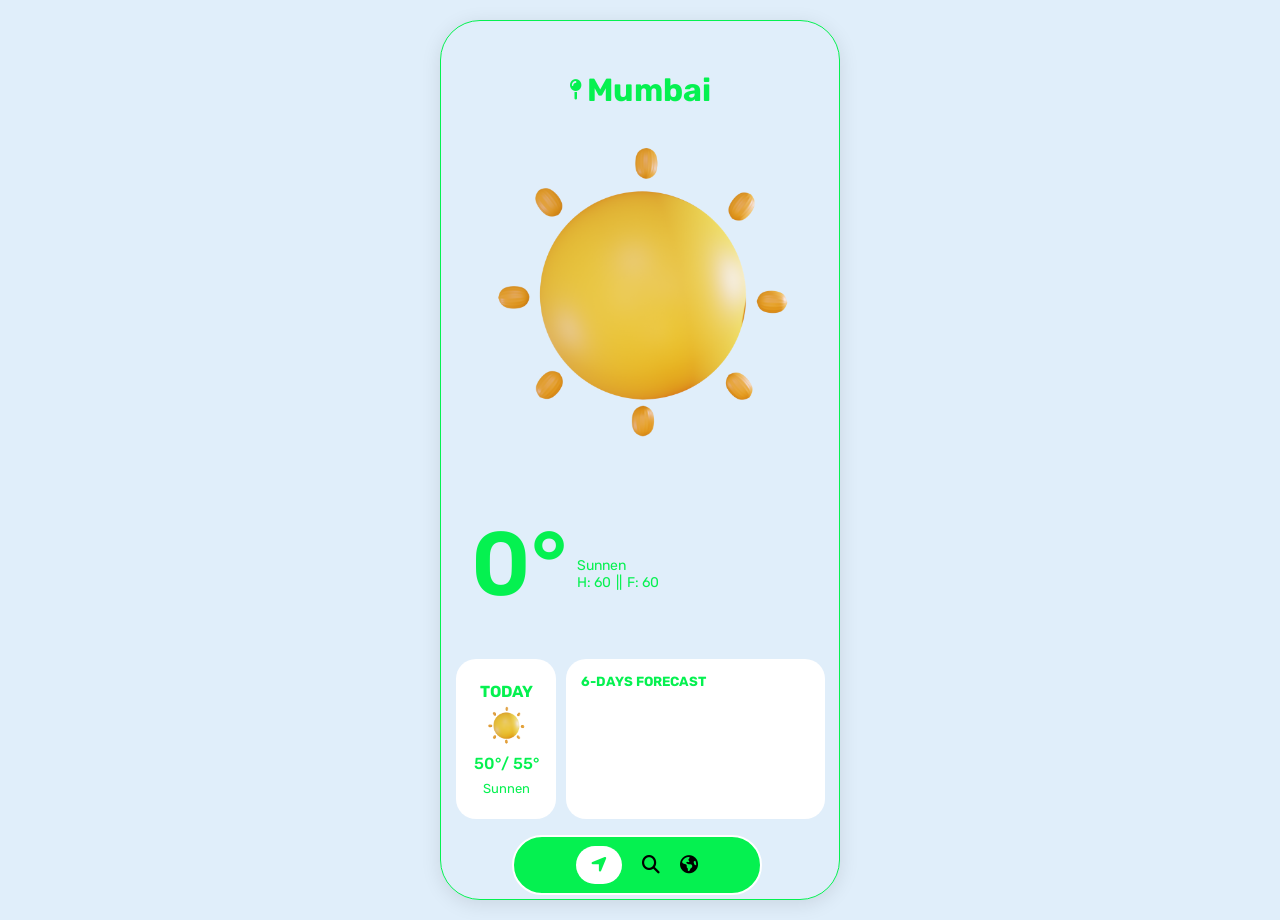
<file: Weather App/index.html>
<!DOCTYPE html>
<html lang="en">
  <head>
    <meta charset="UTF-8" />
    <meta name="viewport" content="width=device-width, initial-scale=1.0" />
    <!-- links -->
    <link rel="icon" type="png" href="img/icon.png" />
    <link
      rel="stylesheet"
      href="https://cdnjs.cloudflare.com/ajax/libs/font-awesome/6.4.0/css/all.min.css"
    />
    <link rel="stylesheet" href="css/style.css" />
    <!-- Title -->
    <title>Weather App</title>
  </head>

  <body>
    <div class="pc">
      <!-- nav section -->
      <nav>
        <ul>
          <li>
            <a class="active" href="index.html"
              ><i class="fa-solid fa-location-arrow"></i
            ></a>
          </li>
          <li>
            <a href="search.html"
              ><i class="fa-solid fa-magnifying-glass"></i
            ></a>
          </li>
          <li>
            <a href="world.html"><i class="fa-solid fa-earth-americas"></i></a>
          </li>
        </ul>
      </nav>
      <!-- main section -->
      <div id="screen">
        <!-- city name -->
        <div class="city-name">
          <i class="fa-solid fa-map-pin"></i>
          <h1 id="city-name">Mumbai</h1>
        </div>
        <!-- weather icon -->
        <div class="weather-icon-css">
          <img class="weather-icon" src="img/sun.png" />
        </div>
        <!-- weather details -->
        <div class="weather-description">
          <div class="show-metric" id="metric">0°</div>
          <div class="weather-details">
            <div class="weather-main" id="weather-main">Sunnen</div>
            <div class="h-f">
              <div class="show-humidity">H: <span id="humidity">60</span></div>
              ||
              <div class="show-humidity">
                F: <span id="feels-like">60</span>
              </div>
            </div>
          </div>
        </div>
        <!-- Today-forecast -->
        <div class="forcasts-box">
          <div class="today-forecast">
            <h4>TODAY</h4>
            <div class="weather-icon-today">
              <img class="weather-icons" src="img/sun.png" />
            </div>
            <div class="temp-today">
              <span id="temp-min-today">50°</span><span>/ </span
              ><span id="temp-max-today">55°</span>
            </div>
            <div class="weather-main-today" id="weather-main">Sunnen</div>
          </div>

          <!-- 5day Forecast -->
          <div class="forecast">
            <h5>6-DAYS FORECAST</h5>
            <div id="forecast-box"></div>
          </div>
        </div>
      </div>
    </div>
    <!-- script -->
    <script src="js/main.js"></script>
  </body>
</html>
</file>
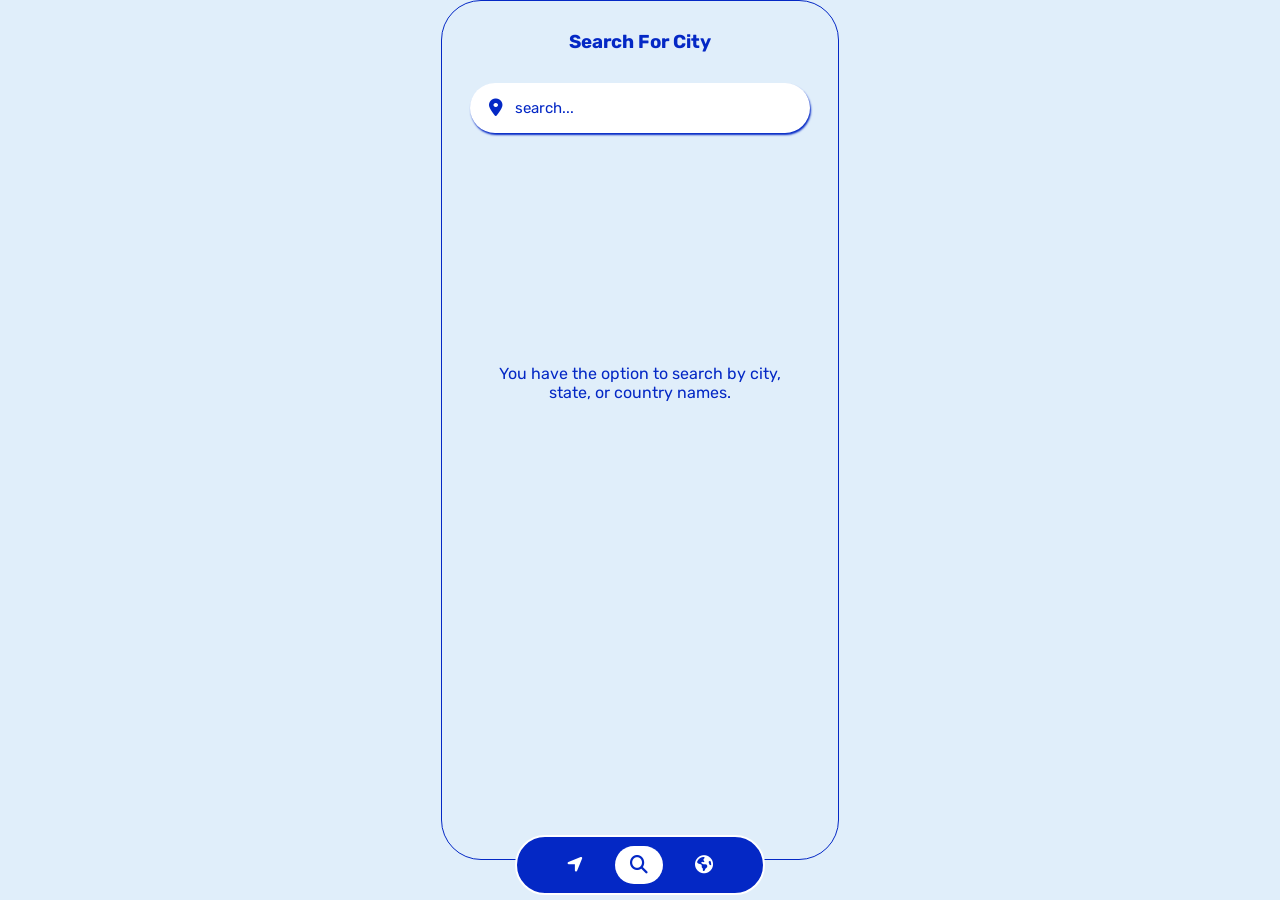
<file: Weather App/search.html>
<!DOCTYPE html>
<html lang="en">

<head>
  <meta charset="UTF-8">
  <meta name="viewport" content="width=device-width, initial-scale=1.0">
  <!-- links -->
  <link rel="icon" type="png" href="img/icon.png" />
  <link rel="stylesheet" href="https://cdnjs.cloudflare.com/ajax/libs/font-awesome/6.4.0/css/all.min.css" />
  <link rel="stylesheet" href="css/search.css" />
  <!-- Title -->
  <title>Document</title>
</head>

<body>
  <div class="pc">
    <!-- nav section -->
    <nav>
      <ul>
        <li><a href="index.html"><i class="fa-solid fa-location-arrow"></i></a></li>
        <li><a class="active" href="search.html"><i class="fa-solid fa-magnifying-glass"></i></a></li>
        <li><a href="world.html"><i class="fa-solid fa-earth-americas"></i></a></li>
      </ul>
    </nav>
    <!-- main section -->
    <h3>Search For City</h3>
    <!-- search -->
    <div class="search">
      <div class="search-icon"><i class="fa-solid fa-location-dot"></i></div>
      <input class="searchinput" type="text" placeholder="search...">
    </div>
    <!-- message -->
    <div class="message">
      <p>You have the option to search by city, state, or country names.</p>
    </div>
    <!-- error message -->
    <div class="error-message">
      <p>One of the specified locations (city, state, or country) was not found. Please try again</p>
    </div>
    <!-- weather -->
    <div class="return">
      <div class="box">
        <div class="weather-box">
          <div class="name">
            <div class="city-name">Landon</div>
            <div class="weather-temp">20°</div>
          </div>
          <div class="weather-icon"><img class="weather-img" src="img/haze.png" alt=""></div>
        </div>
        <!-- 1 -->
        <div class="weather-desc">
          <div class="desc-box">
            <div class="desc-icon"><i class="fa-solid fa-wind"></i></div>
            <div class="desc-name">Wind</div>
            <div class="desc-info wind">15 m/s</div>
          </div>

          <div class="desc-box">
            <div class="desc-icon"><i class="fa-solid fa-temperature-full"></i></div>
            <div class="desc-name">Pressure</div>
            <div class="desc-info pressure">15 mbar</div>
          </div>

          <div class="desc-box">
            <div class="desc-icon"><i class="fa-solid fa-droplet"></i></div>
            <div class="desc-name">Humidity</div>
            <div class="desc-info humidity">50%</div>
          </div>
        </div>
        <!-- 2 -->
        <div class="weather-desc">
          <div class="desc-box">
            <div class="desc-icon"><i class="fa-solid fa-sun"></i></div>
            <div class="desc-name">Sun Rise</div>
            <div class="desc-info sunrise">12:00:00</div>
          </div>

          <div class="desc-box">
            <div class="desc-icon"><i class="fa-solid fa-cloud-sun"></i></div>
            <div class="desc-name">Sun Set</div>
            <div class="desc-info sunset">12:00:00</div>
          </div>

        </div>
      </div>
    </div>
  </div>
  <!-- main.js -->
  <script src="js/search.js"></script>
</body>

</html>
</file>
<file: Weather App/css/style.css>
@import url("https://fonts.googleapis.com/css2?family=Rubik:ital,wght@0,300..900;1,300..900&display=swap");

* {
  padding: 0;
  margin: 0;
  box-sizing: border-box;
  list-style: none;
  font-family: "Rubik", sans-serif;
}

:root {
  --font-color-main: #05f150;
  --white-color: #fff;
}

body {
  background-color: #e0eefa;
}

.pc {
  max-width: 400px;
  height: 1200%;
  margin: 20px auto;
  border: 1px solid var(--font-color-main);
  border-radius: 40px;
  box-shadow: 0 4px 20px rgba(0, 0, 0, 0.1);
}

nav {
  position: fixed;
  left: 40%;
  
  bottom: 5px;
  display: flex;
  justify-content: center;
  align-items: center;
  width: 250px;
  height: 60px;
  border-radius: 40px;
  border: 2px solid var(--white-color);
  background-color: var(--font-color-main);
 
}

nav ul {
  display: flex;
  gap: 20px;
}

nav ul li a {
  color: var(--black);
  font-size: 18px;
  text-decoration: none;
}

.active {
  background-color: var(--white-color);
  color: var(--font-color-main);
  border-radius: 100px;
  padding: 8px 15px;
}

#screen {
  width: 100%;
  height: auto;
  padding-bottom: 40px;
  margin: 20px 0;
}

.city-name {
  color: var(--font-color-main);
  display: flex;
  justify-content: center;
  align-items: center;
  padding-top: 30px;
  gap: 5px;
}

.city-name i {
  font-size: 20px;
}

.weather-icon-css {
  display: flex;
  justify-content: center;
  align-items: center;
  width: 100%;
  height: 350px;
  margin-top: 10px;
}

.weather-icon-css img {
  width: 80%;
}

.weather-description {
  height: 150px;
  margin-top: 20px;
  display: flex;
  align-items: center;
  color: var(--font-color-main);
}

.show-metric {
  padding-left: 30px;
  font-size: 90px;
  font-weight: 550;
}

.weather-details {
  font-size: 14px;
  margin: 50px 20px 30px 10px;
  width: 100px;
  display: flex;
  flex-direction: column;
}

.weather-details .h-f {
  display: flex;
  gap: 5px;
}

.forcasts-box {
  display: flex;
  margin: 20px 0;
  color: var(--font-color-main);
}

.today-forecast {
  width: 100px;
  height: 160px;
  border-radius: 20px;
  margin-left: 15px;
  display: flex;
  gap: 5px;
  flex-direction: column;
  justify-content: center;
  align-items: center;
  background-color: var(--white-color);
}

.weather-icon-today img {
  width: 40px;
}

.temp-today {
  font-weight: 500;
}

.weather-main-today {
  padding: 3px 0 0 0;
  font-size: 13px;
  text-align: center;
}

.forecast {
  width: 65%;
  height: 160px;
  margin-left: 10px;
  border-radius: 20px;
  background-color: var(--white-color);
}

.forecast h5 {
  text-align: left;
  padding: 15px 0 0 15px;
}

#forecast-box {
  display: grid;
  grid-auto-flow: column;
  overflow-y: auto;
  gap: 10px;
  width: 95%;
  padding: 10px 12px;
  overscroll-behavior-x: contain;
  scroll-snap-type: x mandatory;
  scrollbar-width: none;
}

#forecast-box::-webkit-scrollbar {
  display: none;
}

.weather-forecast-box {
  width: 70px;
  height: 110px;
  border-radius: 15px;
  display: flex;
  text-align: center;}
</file>
<file: Weather App/css/search.css>
@import url("https://fonts.googleapis.com/css2?family=Rubik:ital,wght@0,300..900;1,300..900&display=swap");
* {
  padding: 0;
  margin: 0;
  box-sizing: border-box;
  list-style: none;
  font-family: "Rubik", sans-serif;
}
:root {
  --font-color-main: #0428c5;
  --white-color: #fff;
}
body {
  background-color: #e0eefa;
}
.pc {
  width: 398px;
  height: 860px;
  margin-left: auto;
  margin-right: auto;
  border: 1px solid var(--font-color-main);
  border-radius: 40px;
}

nav {
  position: fixed;
  left: 0;
  right: 0;
  margin: 0 auto;
  width: fit-content;
  bottom: 5px;
  display: flex;
  justify-content: center;
  align-items: center;
  width: 250px;
  height: 60px;
  border-radius: 40px;
  border: 2px solid var(--white-color);
  background-color: var(--font-color-main);
}
nav ul {
  display: flex;
  gap: 2pc;
}
nav ul li a {
  color: var(--white-color);
  font-size: 18px;
}
.active {
  background-color: var(--white-color);
  color: var(--font-color-main);
  border-radius: 100px;
  padding: 8px 15px;
}
h3 {
  color: var(--font-color-main);
  text-align: center;
  margin: 30px 0;
}
.search {
  width: 340px;
  height: 50px;
  margin-left: auto;
  margin-right: auto;
  border-radius: 40px;
  display: flex;
  justify-content: center;
  align-items: center;
  box-shadow: 1px 2px 2px var(--font-color-main);
  background-color: var(--white-color);
}
.search-icon {
  width: 18px;
  height: 50px;
  display: flex;
  border-radius: 20px;
  justify-content: center;
  align-items: center;
}
.search-icon i {
  font-size: 18px;
  color: var(--font-color-main);
}
.search input {
  width: 85%;
  padding: 10px;
  font-size: 15px;
  color: var(--font-color-main);
  border: none;
  outline: none;
}
.search input::placeholder {
  color: var(--font-color-main);
}
/*  */
.error-message {
  display: none;
}
.error-message p {
  width: 100%;
  height: 500px;
  display: flex;
  justify-content: center;
  align-items: center;
  color: var(--font-color-main);
  text-align: center;
  padding: 40px;
}
/*  */
.message {
  display: block;
}
.message p {
  width: 100%;
  height: 500px;
  display: flex;
  justify-content: center;
  align-items: center;
  color: var(--font-color-main);
  text-align: center;
  padding: 50px;
}
/*  */
.return {
  display: none;
}
.box {
  max-width: 400px;
  height: auto;
  padding: 0 40px;
  margin-left: auto;
  margin-right: auto;
  border:1px solid black;
  margin-top: 40px;
}
.weather-box {
  height: 200px;
  max-width: 320px;
  border-radius: 40px;
  margin-top: 10px;
  display: flex;
  justify-content: center;
  align-items: center;
  background-color: var(--font-color-main);
}
.name {
  padding-left: 40px;
  width: 220px;
  display: flex;
  flex-direction: column;
  gap: 5px;
  color: var(--white-color);
  height: auto;
}
.city-name {
  font-size: 20px;
}
.weather-temp {
  font-size: 60px;
}
.weather-icon {
  padding: 0 20px;
  width: 220px;
  height: 170px;
  display: flex;
  align-items: center;
  justify-content: center;
}
.weather-icon img {
  width: 100%;
}
/*  */
.weather-desc {
  display: flex;
  justify-content: center;
  column-gap: 10px;
}
.desc-box {
  width: 100px;
  display: grid;
  padding: 15px;
  gap: 5px;
  height: 100px;
  margin-top: 10px;
  border-radius: 20px;
  place-content: center;
  color: var(--white-color);
  background-color: var(--font-color-main);
}

@media (max-width: 400px) {
  .pc {
    border: none;
    border-radius: none;
    width: auto;
    height: auto;
  }
}
</file>
